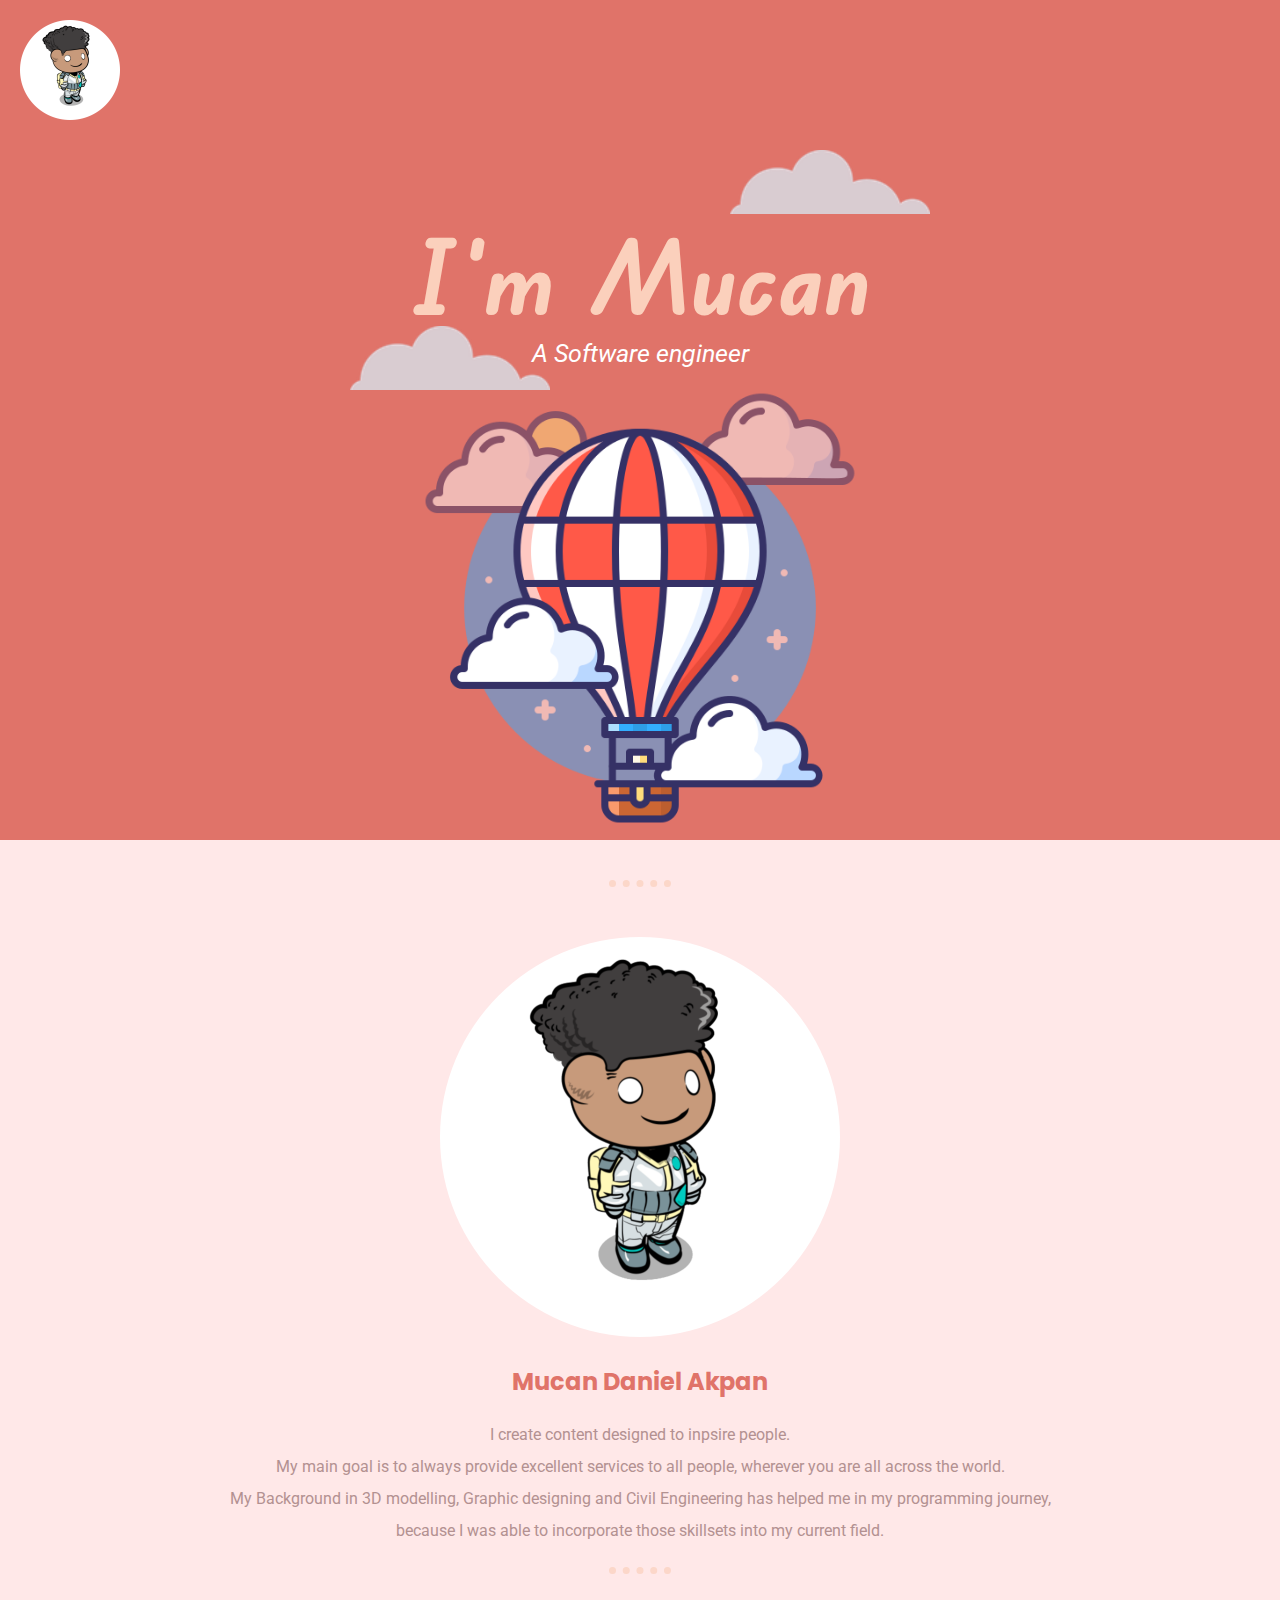
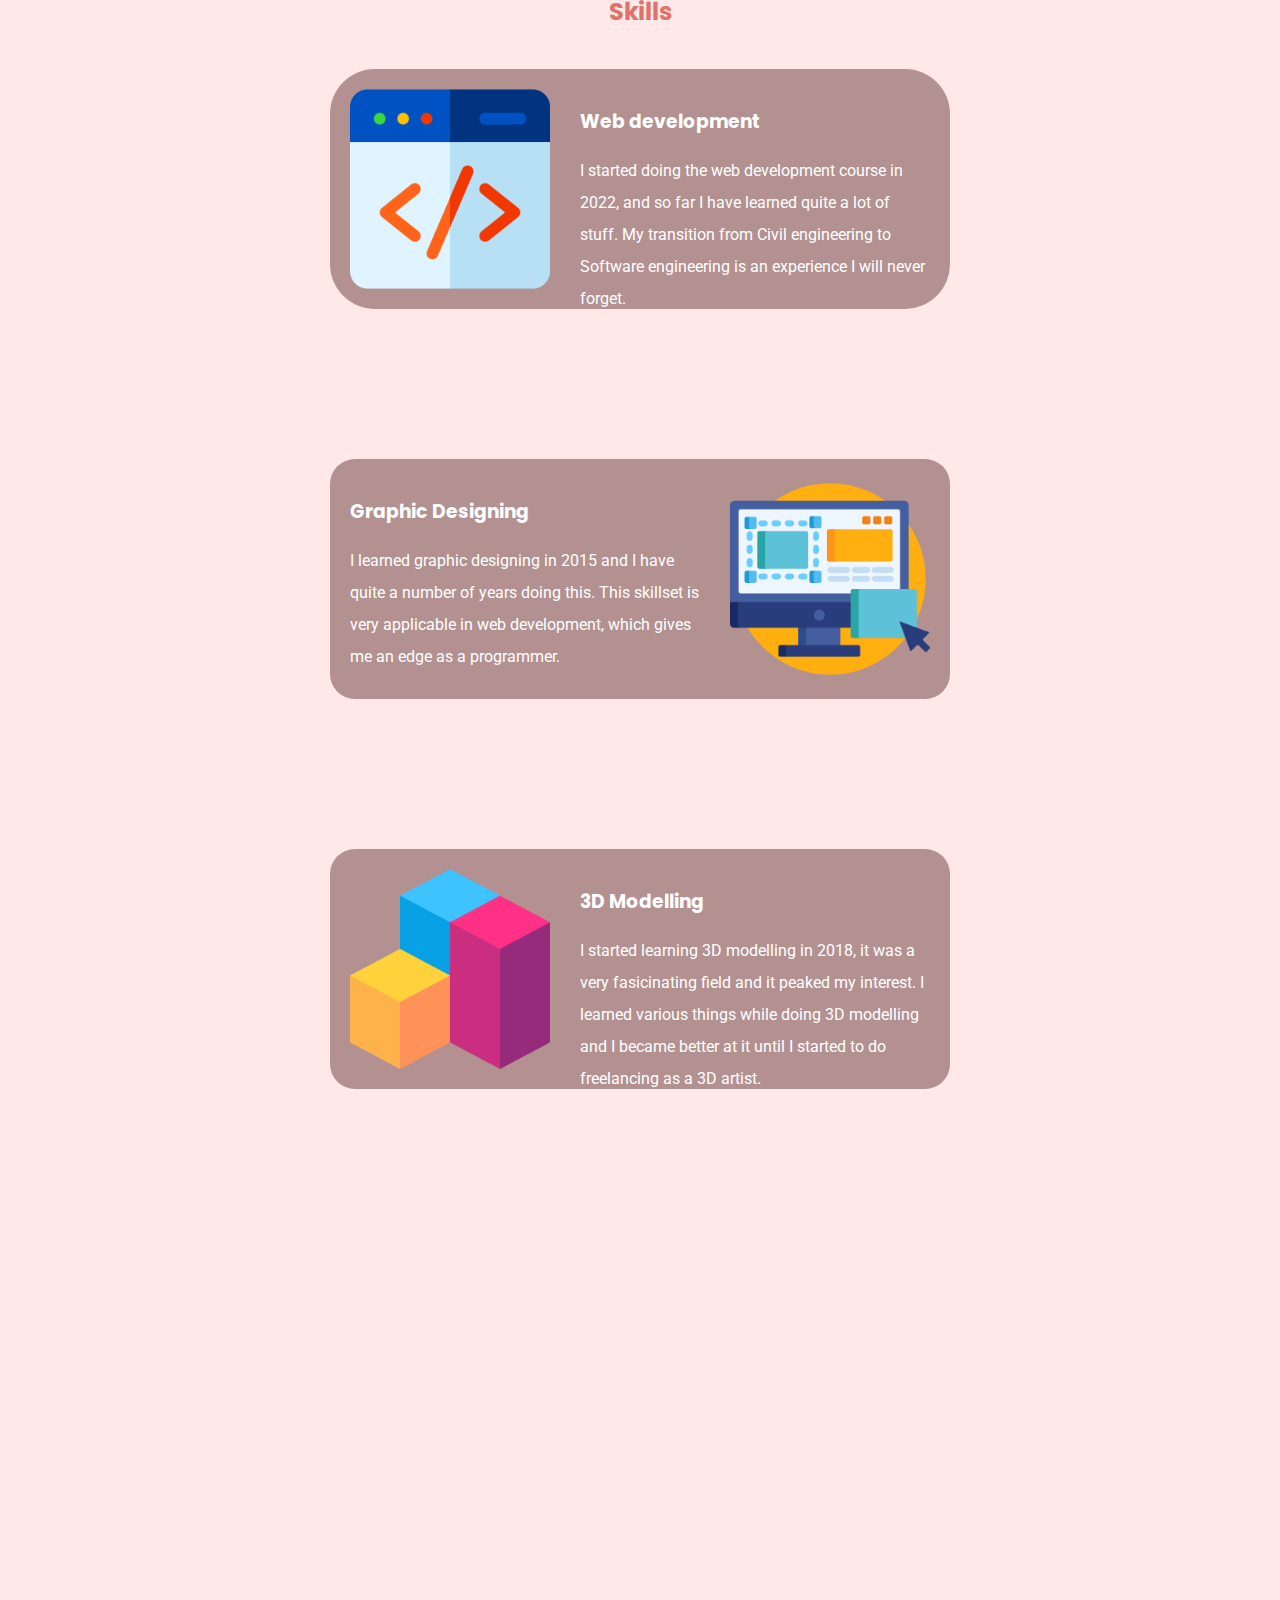
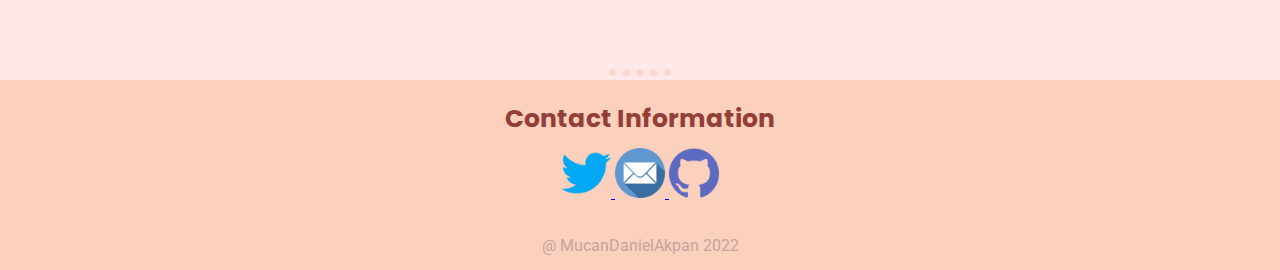
<file: index.html>
<!DOCTYPE html>
<html lang="en" dir="ltr">

<head>
  <meta charset="utf-8">
  <title>Mucan Daniel Akpan</title>
  <link rel="stylesheet" href="css/styles.css">
  <link rel="icon" href="favicon/favicon.ico">

  <link rel="preconnect" href="https://fonts.googleapis.com">
  <link rel="preconnect" href="https://fonts.gstatic.com" crossorigin>
  <link href="https://fonts.googleapis.com/css2?family=Edu+VIC+WA+NT+Beginner:wght@700&family=Poppins:wght@500&family=Roboto&display=swap" rel="stylesheet">
</head>

<body>

  <div class="top_background">
    <img class="fixed-profile" src="images/Cartoon pic.png" alt="My cartoon profile picture">

    <h1> I'm Mucan </h1>
    <h2 class="software-engineer"> A <span class="software"> Software </span> engineer </h2>

    <img class="cloud1" src="images/CSS - My Site Images/cloud.png" alt="Clouds">
    <img class="cloud2" src="images/CSS - My Site Images/cloud.png" alt="Clouds">

    <img class="mountain" src="images/hot-air-balloon.png" alt="Mountain">

  </div>

  <div class="middle_background">
    <hr>
    <img class="profile_pic" src="images/Cartoon pic.png" alt="My cartoon profile picture">

    <h2>Mucan Daniel Akpan</h2>
    <p class="main-paragraph">I create content designed to inpsire people.
      <br>
      My main goal is to always provide excellent services to all people, wherever you are all across the world.
      <br>
      My Background in 3D modelling, Graphic designing and Civil Engineering has helped me in my programming journey,
      <br>
      because I was able to incorporate those
      skillsets into my current field.
    </p>

    <hr class="skills-line">
    <h2> Skills </h2>
    <div class="skills-row">
      <div class="web">
        <img class="web-design" src="images/web-development.png" alt="web development">
        <h3 class="web-heading"> Web development </h3>
        <p class="skills-paragraph">I started doing the web development course in 2022, and so far I have learned quite a lot of stuff. My transition from
          Civil engineering to Software engineering is an experience I will never forget.</p>
      </div>

      <div class="design">
        <img class="graphic-designing" src="images/ux.png" alt="graphic designing">
        <h3 class="design-paragraph"> Graphic Designing</h3>
        <p class="skills-paragraph"> I learned graphic designing in 2015 and I have quite a number of years doing this. This skillset is very applicable in web development,
          which gives me an edge as a programmer.</p>
      </div>

      <div class="model">
        <img class="modeling" src="images/3d-modeling.png" alt="3d-modelling">
        <h3 class="modeling-heading"> 3D Modelling </h3>
        <p class="skills-paragraph"> I started learning 3D modelling in 2018, it was a very fasicinating field and it peaked my interest. I learned various things while
          doing 3D modelling and I became better at it until I started to do freelancing as a 3D artist.</p>
      </div>



    </div>
    <hr>
  </div>

  <div class="bottom-background">

    <div class="contact-div">
      <h2 class="contact-information">Contact Information</h2>




      <a href="https://twitter.com/AkpanMucan"> <img class="hover" src="images/twitter.png" alt="twitter"> </a>
      <a href="mailto: mucandesigns@gmail.com"> <img class="hover" src="images/email.png" alt="email"> </a>
      <a href="https://github.com/Mucandaniel"> <img class="hover" src="images/github.png" alt="github"> </a>

    </div>



    <p class="footer"> @ MucanDanielAkpan 2022</p>
  </div>







</body>

</html>
</file>
<file: css/styles.css>
body {
  background-color: white;
  margin: 0;
  text-align: center;
  font-family: 'Poppins', sans-serif;
}

div {
  height: 800px;
  padding: 20px;
  position: relative;
}

h1 {
  margin-top: 193px;
  margin-bottom: 0;
  font-size: 100px;
  color: #FBD0BC;
  font-family: 'Edu VIC WA NT Beginner', cursive;
  line-height: 126px;
}

h2 {
  color: #E07369;
}

p {
  color: #FFE8E8;
  font-family: 'Roboto', sans-serif;
  line-height: 2;
}

hr {
  border-style: none;
  border-color: #FBD0BC;
  width: 5%;
  border-top-style: dotted;
  border-width: 7px;
  margin: 20px auto 0 auto;
  opacity: 70%;
}

img {
  width: 50px;
  margin: auto;
}

.top_background {
  background-color: #E07369;
  position: relative;
}

.fixed-profile {
  width: 100px;
  position: fixed;
  left: 20px;
  top: 20px;
}

.software-engineer {
  font-style: italic;
  font-size: 25px;
  margin: 0;
  margin-bottom: 15px;
  color: white;
  font-family: 'Roboto', sans-serif;
  font-weight: normal;
}

.software {
  color: white;
  /* display: none; */
  /* visibility: hidden; */
  /* text-decoration: underline; */
}

.cloud1 {
  width: 200px;
  position: absolute;
  left: 350px;
  bottom: 450px;
}

.cloud2 {
  width: 200px;
  position: absolute;
  top: 150px;
  right: 350px;
}

.mountain {
  /* margin: auto; */
  margin: 0 auto 0 auto;
  width: 450px;
  position: relative;
  bottom: 0;
}

.middle_background {
  background-color: #FFE8E8;
  height: 2400px;
}

.profile_pic {
  width: 400px;
  margin: 50px auto 0 auto;
}

.main-paragraph{
  color: #B39191;
}

.skills-row {
  width: 50%;
  margin: 0 auto 0 auto;
  text-align: left;
  height: 65%;
}

.web {
  background-color: #B39191;
  height: 200px;
  border-radius: 45px;
}

.web:hover {
  background-color: #E07369;
  position: relative;
  right: 40px;
}

.web-design {
  width: 200px;
  float: left;
  margin-right: 30px;
}

.web-heading {
  color: white;
  margin-left: 0;
}

.design {
  background-color: #B39191;
  height: 200px;
  border-radius: 25px;
  margin: 150px 0 0 0;

}

.design:hover{
  background-color: #E07369;
  position: relative;
  left: 40px;
}

.graphic-designing {
  width: 200px;
  float: right;
  margin-left: 30px;
}

.design-paragraph {
  color: white;
}

.model {
  background-color: #B39191;
  height: 200px;
  border-radius: 25px;
  margin: 150px 0 0 0;
}

.model:hover{
  background-color: #E07369;
  position: relative;
  right: 40px;
}

.modeling {
  width: 200px;
  float: left;
  margin-right: 30px;
}

.modeling-heading {
  color: white;
}

.skills-paragraph {
  color: white;
}

.bottom-background {
  background-color: #FBD0BC;
  height: 150px;
}

.contact-div {
  height: 100px;
  position: relative;
  bottom: 40px;
}

.contact-information {
  color: #943E37;
  font-size: 25px;
  margin: 20px auto 10px auto;
}

.footer {
  margin: 0 auto 0 auto;
  position: relative;
  bottom: 10px;
  color: #B39191;
  opacity: 70%;
}

.hover:hover {
  width: 60px;
}
</file>
